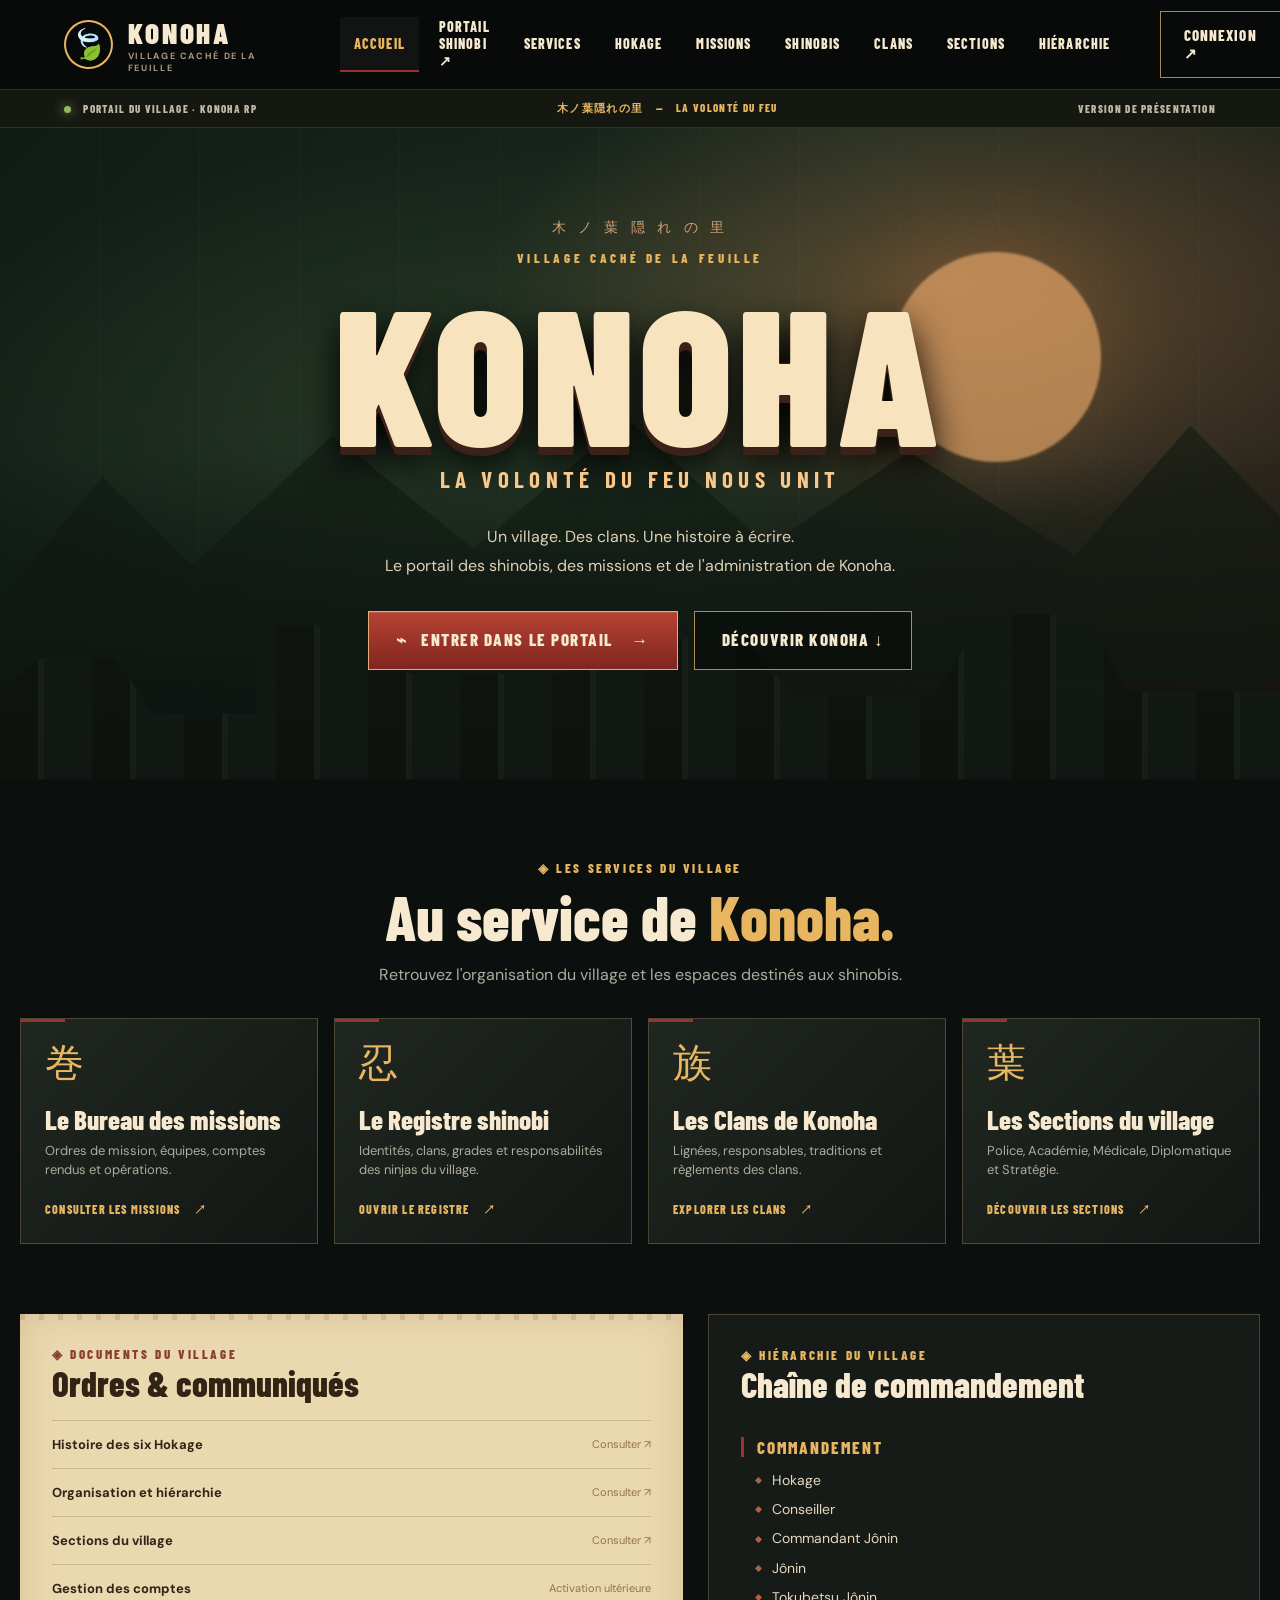
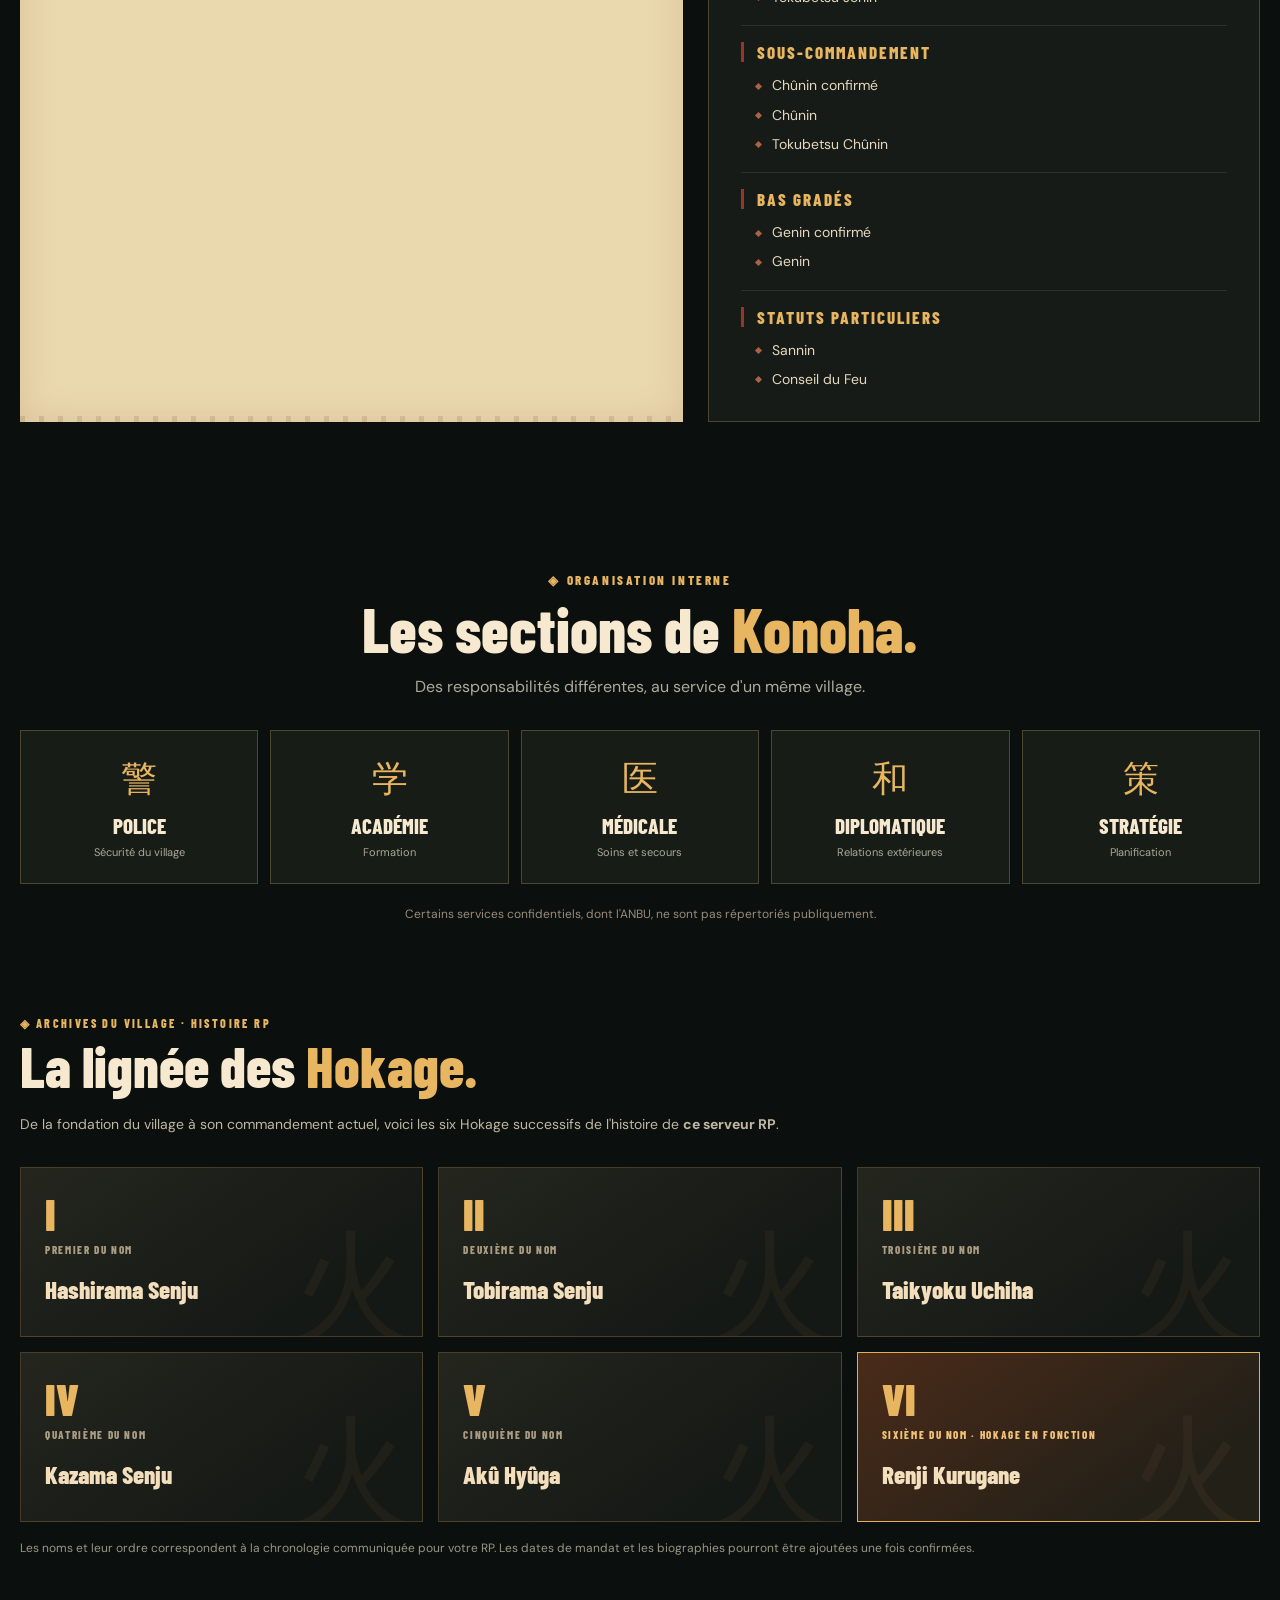
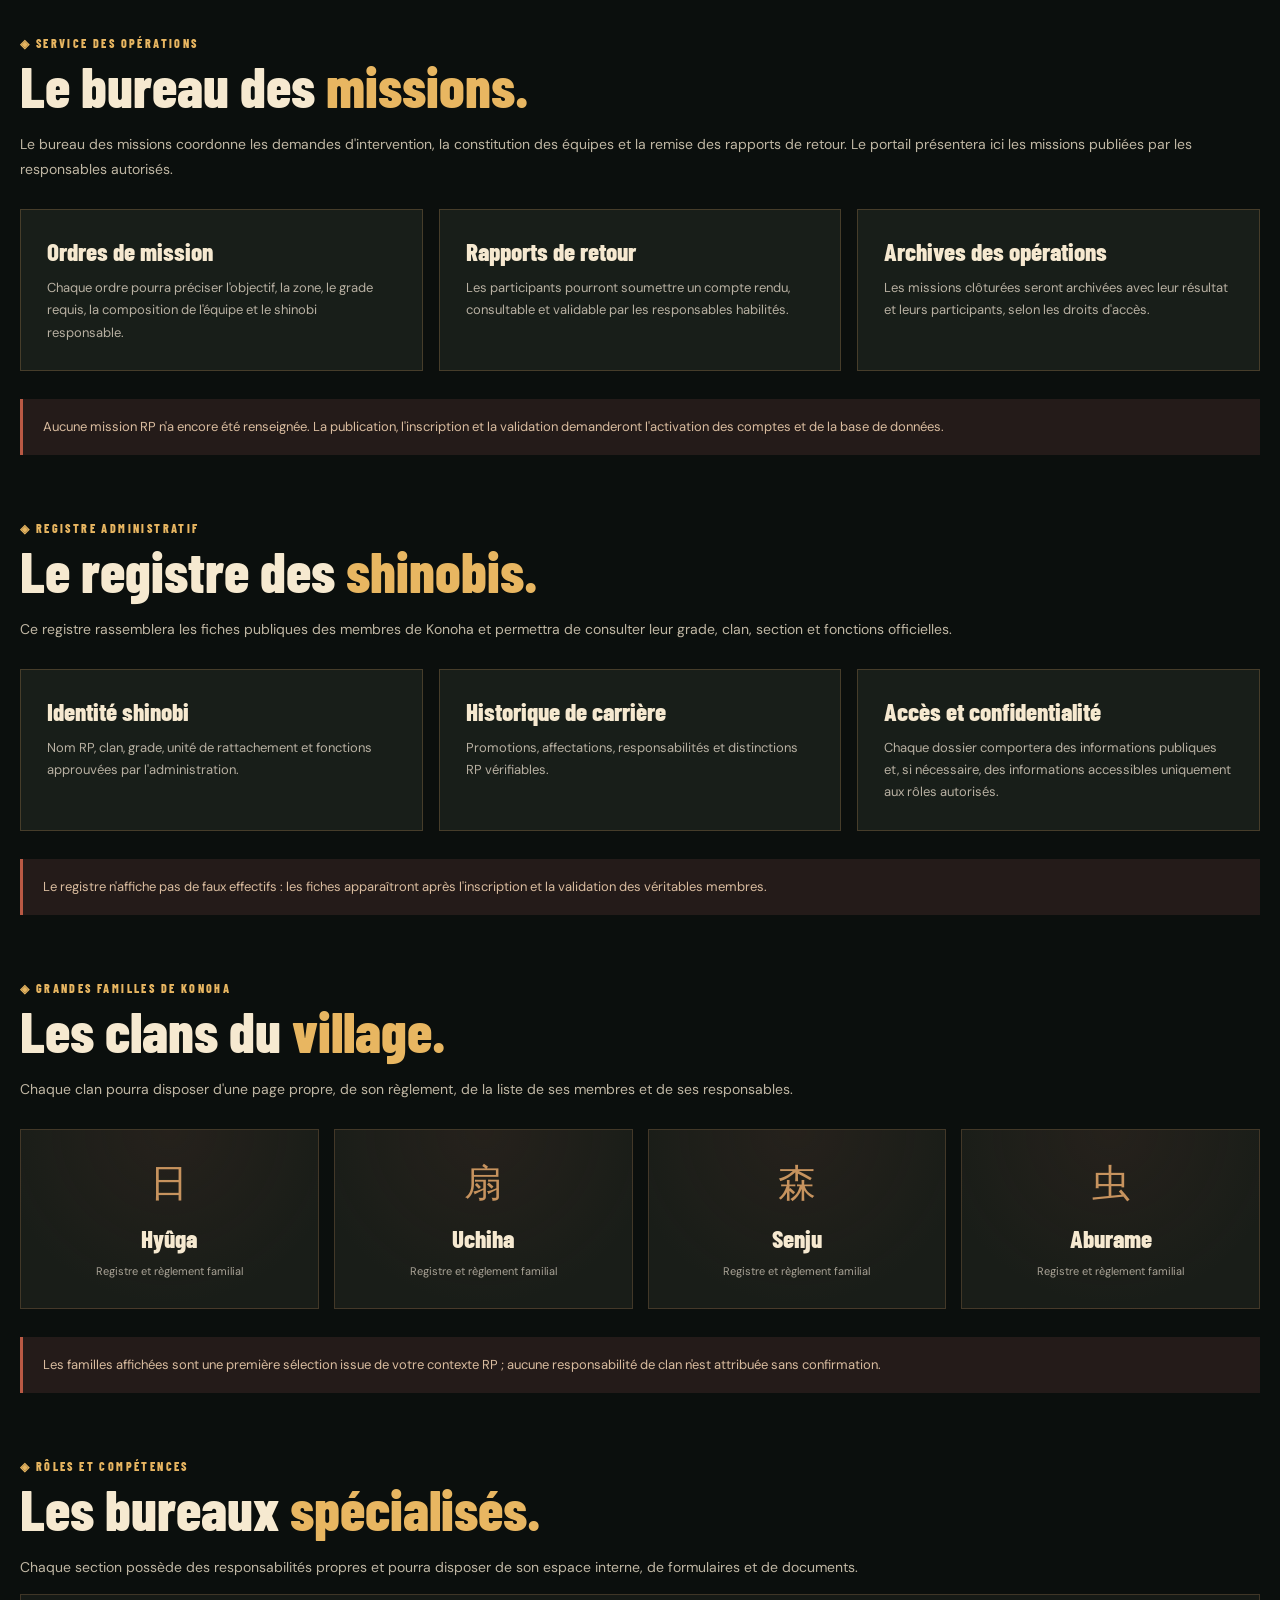
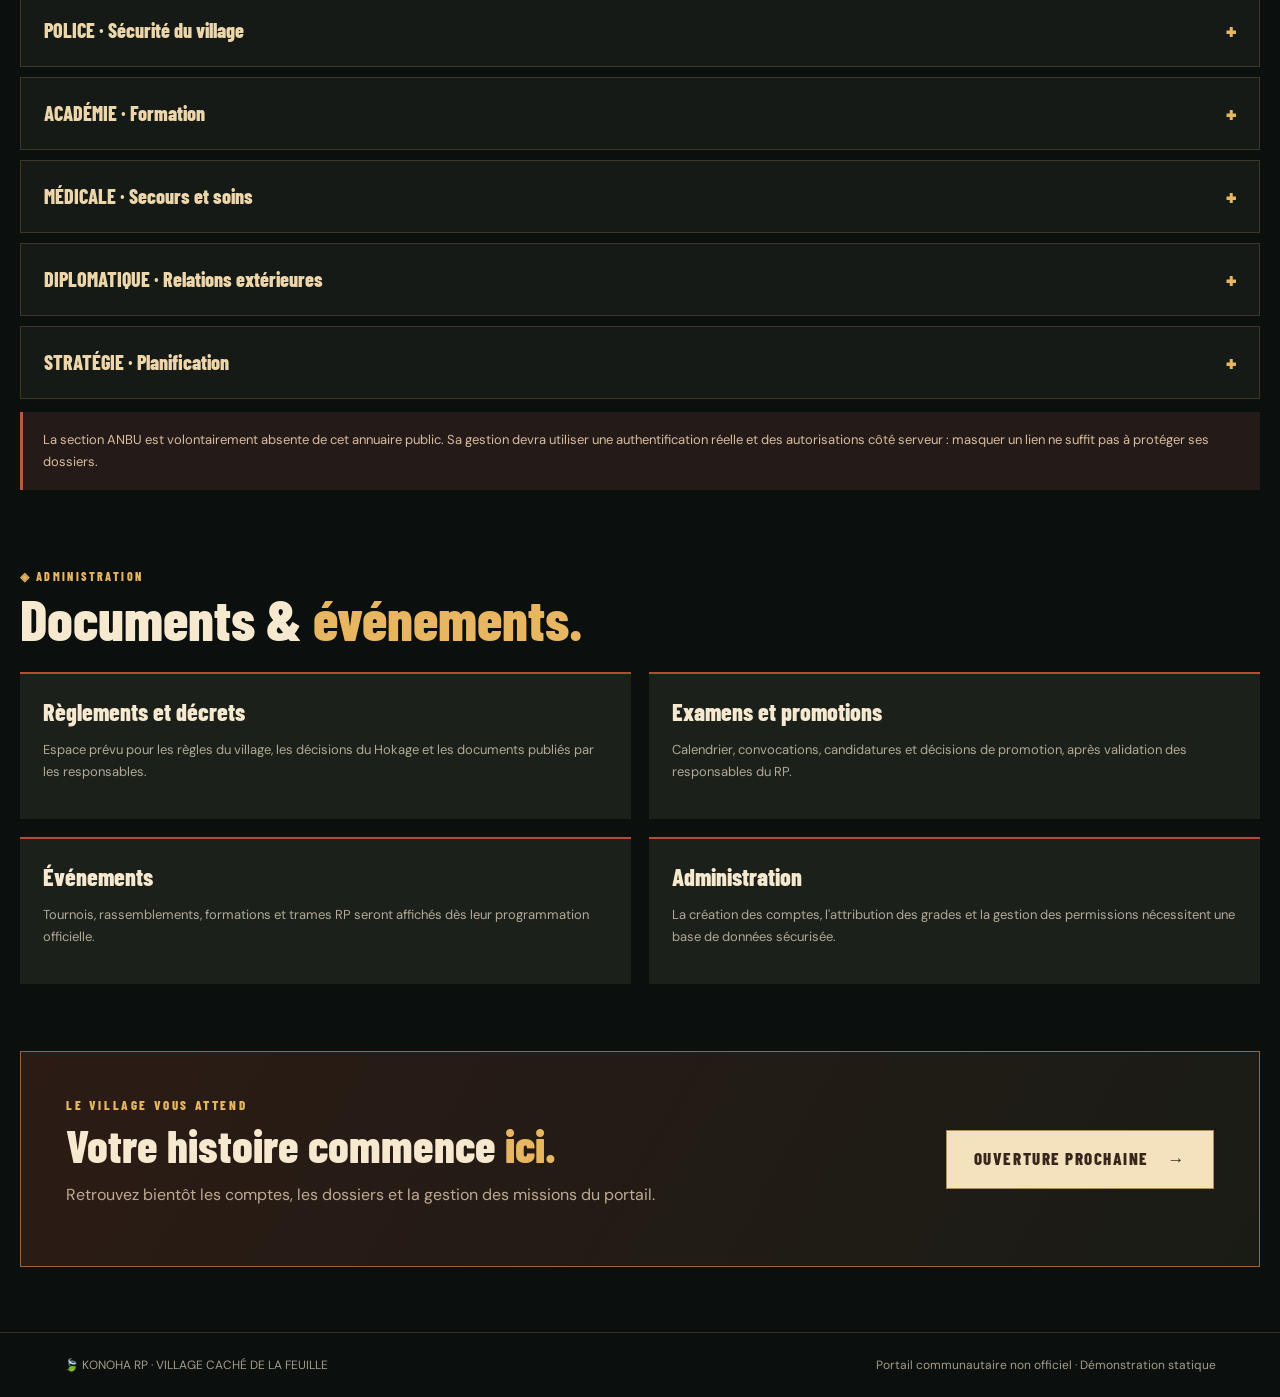
<file: index.html>
<!doctype html>
<html lang="fr"><head><meta charset="UTF-8"><meta name="viewport" content="width=device-width,initial-scale=1"><meta name="theme-color" content="#101311"><title>Konoha RP — Village caché de la Feuille</title><style>
@import url('https://fonts.googleapis.com/css2?family=Barlow+Condensed:wght@500;600;700;800;900&family=DM+Sans:wght@400;500;600;700&display=swap');
:root{--gold:#e8b661;--red:#9b3428;--cream:#f6e9d0;--line:#b89a6c55;--ink:#101412;--green:#17251d}
*{box-sizing:border-box}html{scroll-behavior:smooth}body{margin:0;background:#0b0f0d;color:var(--cream);font-family:'DM Sans',sans-serif}button,a{font:inherit}a{color:inherit;text-decoration:none}button{cursor:pointer}::selection{background:#9e382d;color:#fff}
.header{position:sticky;top:0;z-index:20;background:#090b0bf2;border-bottom:1px solid #aa835a47;backdrop-filter:blur(15px);min-height:76px;display:flex;align-items:center;padding:0 clamp(20px,5vw,86px);gap:36px}.brand{display:flex;align-items:center;gap:15px;min-width:240px}.seal{height:49px;width:49px;border:2px solid var(--gold);border-radius:50%;display:grid;place-items:center;color:var(--gold);font-size:30px;transform:rotate(-15deg)}.brand strong{font:900 29px 'Barlow Condensed';letter-spacing:.1em}.brand small{display:block;font:700 9px 'DM Sans';letter-spacing:.18em;color:#aa987a}.nav{margin-left:auto;display:flex;align-items:center;gap:6px}.nav a{font:800 14px 'Barlow Condensed';letter-spacing:.08em;text-transform:uppercase;padding:18px 14px;border-bottom:2px solid transparent;transition:color .2s,border-color .2s,background .2s}.nav a:hover,.nav a.current{color:var(--gold);border-color:var(--red);background:#ffffff0a}.login{border:1px solid #a9865e;padding:14px 23px;font:800 15px 'Barlow Condensed';text-transform:uppercase;letter-spacing:.07em;transition:.2s}.login:hover{background:#b23829;color:white;transform:translateY(-2px)}.menu{display:none;border:1px solid var(--line);background:none;color:var(--cream);font-size:23px;padding:6px 12px}
.ribbon{height:38px;border-bottom:1px solid #ae82533b;background:#151811;display:flex;align-items:center;justify-content:space-between;padding:0 clamp(20px,5vw,86px);font:800 11px 'Barlow Condensed';letter-spacing:.12em;color:#c2b9a5}.ribbon span:nth-child(2){color:var(--gold)}.pulse{display:inline-block;width:7px;height:7px;border-radius:50%;background:#93b75a;box-shadow:0 0 12px #93b75a;margin-right:9px}
.hero{position:relative;min-height:640px;overflow:hidden;display:grid;place-items:center;text-align:center;background:radial-gradient(ellipse at 75% 24%,#d58a5061,transparent 35%),radial-gradient(ellipse at 35% 40%,#4a5e3950,transparent 45%),linear-gradient(125deg,#111d16,#1b2c21 52%,#32241b)}
.hero:before{content:"";position:absolute;inset:0;background:linear-gradient(0deg,#0b0f0d 1%,transparent 50%,#0b0f0d20),repeating-linear-gradient(90deg,transparent 0 98px,#ffffff04 99px 100px);pointer-events:none}
.sun{position:absolute;right:14%;top:19%;width:210px;height:210px;background:#f1ab6b;border-radius:50%;filter:blur(1px);box-shadow:0 0 110px #d67a4055;opacity:.65}.mountains{position:absolute;bottom:100px;width:100%;height:50%;background:#101912d9;clip-path:polygon(0 75%,8% 38%,15% 65%,26% 25%,37% 60%,49% 20%,60% 59%,71% 30%,84% 62%,93% 22%,100% 50%,100% 100%,0 100%);opacity:.65}.village{position:absolute;inset:auto 0 0;height:220px;background:repeating-linear-gradient(90deg,#0e130e 0 38px,#182017 38px 44px,#121914 44px 92px);clip-path:polygon(0 60%,3% 45%,9% 45%,12% 70%,20% 70%,20% 30%,28% 30%,32% 52%,44% 52%,48% 36%,58% 36%,62% 62%,73% 62%,77% 25%,85% 25%,88% 60%,100% 60%,100% 100%,0 100%);opacity:.85}.hero-inner{position:relative;z-index:2;padding:90px 20px 110px;max-width:990px}.japan{font-size:14px;color:#cf9e76;letter-spacing:.3em;margin-bottom:10px}.eyebrow{font:800 13px 'Barlow Condensed';letter-spacing:.28em;color:var(--gold)}h1{font:900 clamp(90px,15vw,210px)/.88 'Barlow Condensed';letter-spacing:.03em;margin:18px 0 10px;color:#f7e3bd;text-shadow:0 8px 0 #3b2219,0 15px 36px #000}.hero-sub{font:700 clamp(14px,2.2vw,23px) 'Barlow Condensed';letter-spacing:.23em;color:#f8c88b}.hero p{line-height:1.8;color:#ddd1b6;max-width:540px;margin:30px auto}.hero-actions{display:flex;justify-content:center;gap:16px;flex-wrap:wrap}.btn{display:inline-flex;align-items:center;gap:24px;justify-content:center;padding:17px 27px;min-height:55px;font:800 17px 'Barlow Condensed';letter-spacing:.09em;text-transform:uppercase;border:1px solid #af8958;transition:transform .18s,background .18s,box-shadow .18s;cursor:pointer}.btn:hover{transform:translateY(-4px);box-shadow:0 10px 30px #0008}.btn-primary{background:linear-gradient(#b74234,#7f261f);border-color:#e6ad72;box-shadow:inset 0 1px #f1af8433}.btn-primary:hover{background:#c14e33}.btn-light{background:#f4e1bd;color:#38251b}.btn-light:hover{background:white}.btn-outline{background:#0005;color:var(--cream)}.btn-outline:hover{background:#ffffff1c}
.container{width:min(1280px,calc(100% - 40px));margin:auto}.section-head{text-align:center;padding:80px 0 30px}.label{font:800 13px 'Barlow Condensed';letter-spacing:.2em;color:var(--gold)}h2{font:800 clamp(36px,5vw,62px)/1 'Barlow Condensed';margin:9px 0 14px}h2 em{color:var(--gold);font-style:normal}.section-head p{color:#adab9d;max-width:600px;margin:auto;line-height:1.7}.service-grid{display:grid;grid-template-columns:repeat(4,1fr);gap:16px}.service{min-height:226px;display:flex;flex-direction:column;position:relative;padding:24px;background:linear-gradient(135deg,#202620,#121713);border:1px solid var(--line);overflow:hidden;transition:transform .2s,border-color .2s,background .2s}.service:before{content:"";position:absolute;top:0;left:0;width:44px;height:3px;background:var(--red)}.service:hover{transform:translateY(-7px);border-color:#e9b46e;background:#263025}.service .icon{font-size:39px;color:var(--gold);line-height:1}.service h3{font:800 27px 'Barlow Condensed';margin:21px 0 6px}.service p{font-size:13px;line-height:1.5;color:#adab9d;margin:0}.service .open{font:800 12px 'Barlow Condensed';letter-spacing:.1em;color:var(--gold);margin-top:auto;padding-top:15px}
.two{display:grid;grid-template-columns:1.2fr 1fr;gap:25px;margin:70px auto}.paper{color:#322315;background:#ead8af;padding:32px;box-shadow:inset 0 0 35px #9a663d35;position:relative}.paper:before,.paper:after{content:"";position:absolute;left:0;right:0;height:6px;background:repeating-linear-gradient(90deg,#9c7956 0 5px,transparent 5px 19px);opacity:.25}.paper:before{top:0}.paper:after{bottom:0}.paper h3,.dark-panel h3{font:800 35px 'Barlow Condensed';margin:0 0 16px}.notice{border-top:1px solid #674d363c;padding:15px 0;display:flex;gap:12px;align-items:center}.notice b{font-size:13px}.notice small{margin-left:auto;font-size:11px;color:#927150}.dark-panel{background:#161b17;border:1px solid var(--line);padding:32px}.rank-group{padding:16px 0 18px;border-bottom:1px solid #ffffff19}.rank-group:last-child{border-bottom:0;padding-bottom:0}.rank-group h4{font:800 17px 'Barlow Condensed';letter-spacing:.12em;color:var(--gold);text-transform:uppercase;margin:0 0 13px;padding-left:13px;border-left:3px solid var(--red)}.rank-group ul{list-style:none;margin:0;padding:0 0 0 15px;display:grid;gap:9px}.rank-group li{position:relative;padding-left:16px;color:#e6d7be;font-size:14px;line-height:1.45}.rank-group li:before{content:"";position:absolute;left:0;top:.6em;width:5px;height:5px;background:#ad6145;transform:rotate(45deg)}
.departments{display:grid;grid-template-columns:repeat(5,1fr);gap:12px;margin-bottom:80px}.dept{padding:24px 15px;border:1px solid var(--line);text-align:center;background:#171c17;transition:.2s}.dept:hover{border-color:var(--gold);transform:translateY(-5px);background:#25251b}.dept .kanji{display:block;color:var(--gold);font-size:36px;margin-bottom:9px}.dept b{font:800 21px 'Barlow Condensed'}.dept small{display:block;color:#aaa997;margin-top:6px;font-size:11px}.anbu-note{color:#998c7c;text-align:center;font-size:12px;margin:-58px 0 70px}
.callout{margin:0 auto 65px;padding:45px;border:1px solid #94673f;background:linear-gradient(120deg,#2c1b15,#191c15);display:flex;align-items:center;justify-content:space-between;gap:30px}.callout h2{font-size:46px}.callout p{color:#beaa94}footer{border-top:1px solid #a8845847;padding:24px 5vw;display:flex;justify-content:space-between;gap:20px;font-size:12px;color:#a49c8b}
.toast{position:fixed;bottom:25px;right:25px;z-index:50;background:#f0d7af;color:#28211c;padding:15px 22px;border-left:5px solid var(--red);box-shadow:0 10px 40px #000a;display:none;max-width:350px;font-size:14px}.toast.show{display:block}
@media(max-width:1100px){.nav{gap:0}.nav a{padding:15px 7px}.brand{min-width:175px}.service-grid{grid-template-columns:repeat(2,1fr)}.departments{grid-template-columns:repeat(3,1fr)}}
@media(max-width:760px){.header{padding:12px 20px;flex-wrap:wrap}.brand{min-width:unset}.menu{display:block;margin-left:auto}.nav{display:none;order:3;width:100%;flex-direction:column;align-items:stretch}.nav.open{display:flex}.nav a{padding:13px}.login{padding:11px}.ribbon span:nth-child(2){display:none}.hero{min-height:610px}.sun{right:4%;width:160px;height:160px}.two{grid-template-columns:1fr}.departments{grid-template-columns:repeat(2,1fr)}.callout{flex-direction:column;align-items:start}.callout h2{font-size:37px}footer{flex-direction:column}.hero p{font-size:14px}}

/* Pages publiques du village */
.content-section{padding:24px 0 42px;scroll-margin-top:100px}
.section-inner{display:grid;grid-template-columns:1fr 1fr;gap:24px}
.section-title{font:800 clamp(36px,5vw,57px)/1 'Barlow Condensed';margin:6px 0 18px}
.section-text{color:#c0b7a4;line-height:1.75;font-size:14px}
.archive-tag{font:800 12px 'Barlow Condensed';letter-spacing:.2em;color:var(--gold)}
.hokage-grid{display:grid;grid-template-columns:repeat(3,minmax(0,1fr));gap:15px;margin:30px 0 16px}
.hokage-card{background:linear-gradient(145deg,#24261e,#151915 75%);border:1px solid #ba88544a;min-height:170px;padding:24px;position:relative;overflow:hidden;transition:transform .18s,border-color .18s}
.hokage-card:hover{transform:translateY(-4px);border-color:#dda561}
.hokage-card:after{content:"火";position:absolute;right:10px;bottom:-35px;font-size:120px;color:#c8975810;pointer-events:none}
.hokage-card .roman{display:block;font:900 44px 'Barlow Condensed';color:var(--gold);line-height:1}
.hokage-card .era{display:block;font:800 11px 'Barlow Condensed';letter-spacing:.15em;color:#ab9d84;margin:7px 0 18px}
.hokage-card h3{font:800 25px 'Barlow Condensed';margin:0;color:#f4dfbd}
.hokage-card.current{border:1px solid #e5ac59;background:linear-gradient(145deg,#4a2b19,#232018 78%)}
.hokage-card.current .era{color:#f1c278}
.timeline-note{font-size:12px;color:#999685;line-height:1.7}
.content-cards{display:grid;grid-template-columns:repeat(3,minmax(0,1fr));gap:16px;margin:28px 0}
.content-card{border:1px solid #af85554d;background:#181e19;padding:26px;min-height:155px}
.content-card h3{font:800 25px 'Barlow Condensed';margin:0 0 11px}
.content-card p{font-size:13px;line-height:1.7;color:#b8b0a2;margin:0}
.content-card strong{color:#edc385}
.clan-grid{display:grid;grid-template-columns:repeat(4,1fr);gap:15px;margin:28px 0}
.clan{padding:28px 18px;text-align:center;min-height:170px;background:radial-gradient(circle at 50% 0%,#65352e2a,transparent 75%),#191d18;border:1px solid #a77b5149;transition:.2s}
.clan:hover{background-color:#28221c;transform:translateY(-5px);border-color:#e2ad69}
.clan span{font-size:38px;display:block;color:#c7935e}.clan strong{display:block;font:800 25px 'Barlow Condensed';margin:14px 0 6px}.clan small{font-size:11px;color:#a9a396}
.details-box{border:1px solid #a77b5149;background:#161a16;margin:10px 0}
.details-box summary{cursor:pointer;list-style:none;padding:21px 23px;display:flex;align-items:center;justify-content:space-between;gap:15px;font:800 20px 'Barlow Condensed';color:#edd6aa}
.details-box summary::after{content:"+";font-size:24px;color:var(--gold)}.details-box[open] summary::after{content:"−"}
.details-box summary::-webkit-details-marker{display:none}
.details-box .details-body{padding:0 23px 22px;font-size:13px;line-height:1.8;color:#bfb4a0}
.docs-list{display:grid;grid-template-columns:1fr 1fr;gap:18px;margin:25px 0}
.docs-list article{border-top:2px solid #b64b37;background:#1b201a;padding:23px}
.docs-list h3{margin:0 0 10px;font:800 24px 'Barlow Condensed'}
.docs-list p{font-size:13px;line-height:1.7;color:#b3a996}
.division-note{border-left:3px solid #b95944;background:#241b19;padding:17px 20px;font-size:13px;line-height:1.7;color:#d9bc9f}
@media(max-width:850px){.hokage-grid,.content-cards{grid-template-columns:repeat(2,1fr)}.clan-grid{grid-template-columns:repeat(2,1fr)}.section-inner{grid-template-columns:1fr}}
@media(max-width:540px){.hokage-grid,.content-cards,.docs-list{grid-template-columns:1fr}.clan-grid{grid-template-columns:repeat(2,1fr)}}
</style></head><body>
<header class="header"><a class="brand" href="#accueil"><span class="seal">🍃</span><span><strong>KONOHA</strong><small>VILLAGE CACHÉ DE LA FEUILLE</small></span></a><button class="menu" id="toggle" aria-label="Ouvrir le menu" aria-expanded="false">☰</button><nav id="nav" class="nav"><a class="current" href="#accueil">Accueil</a><a href="./portal.html">Portail shinobi ↗</a><a href="#services">Services</a><a href="#hokage">Hokage</a><a href="#missions">Missions</a><a href="#shinobis">Shinobis</a><a href="#clans">Clans</a><a href="#sections">Sections</a><a href="#hierarchie">Hiérarchie</a></nav><a class="login" href="#connexion" id="login">Connexion ↗</a></header>
<div class="ribbon"><span><i class="pulse"></i> PORTAIL DU VILLAGE · KONOHA RP</span><span>木ノ葉隠れの里　—　LA VOLONTÉ DU FEU</span><span>VERSION DE PRÉSENTATION</span></div>
<main><section id="accueil" class="hero"><div class="sun"></div><div class="mountains"></div><div class="village"></div><div class="hero-inner"><div class="japan">木 ノ 葉 隠 れ の 里</div><span class="eyebrow">VILLAGE CACHÉ DE LA FEUILLE</span><h1>KONOHA</h1><div class="hero-sub">LA VOLONTÉ DU FEU NOUS UNIT</div><p>Un village. Des clans. Une histoire à écrire.<br>Le portail des shinobis, des missions et de l'administration de Konoha.</p><div class="hero-actions"><a href="./portal.html" class="btn btn-primary">⌁ &nbsp; ENTRER DANS LE PORTAIL　→</a><a href="#hierarchie" class="btn btn-outline">DÉCOUVRIR KONOHA ↓</a></div></div></section>
<section id="services" class="container"><div class="section-head"><div class="label">◈ LES SERVICES DU VILLAGE</div><h2>Au service de <em>Konoha.</em></h2><p>Retrouvez l'organisation du village et les espaces destinés aux shinobis.</p></div><div class="service-grid">
<a href="./portal.html#missions" class="service"><span class="icon">巻</span><h3>Le Bureau des missions</h3><p>Ordres de mission, équipes, comptes rendus et opérations.</p><span class="open">CONSULTER LES MISSIONS　↗</span></a>
<a href="./portal.html#shinobis" class="service"><span class="icon">忍</span><h3>Le Registre shinobi</h3><p>Identités, clans, grades et responsabilités des ninjas du village.</p><span class="open">OUVRIR LE REGISTRE　↗</span></a>
<a href="./portal.html#clans" class="service"><span class="icon">族</span><h3>Les Clans de Konoha</h3><p>Lignées, responsables, traditions et règlements des clans.</p><span class="open">EXPLORER LES CLANS　↗</span></a>
<a href="./portal.html#sections" class="service"><span class="icon">葉</span><h3>Les Sections du village</h3><p>Police, Académie, Médicale, Diplomatique et Stratégie.</p><span class="open">DÉCOUVRIR LES SECTIONS　↗</span></a></div>
<div class="two"><div class="paper"><div class="label" style="color:#8a3e2f">◈ DOCUMENTS DU VILLAGE</div><h3>Ordres & communiqués</h3><div class="notice"><b>Histoire des six Hokage</b><small><a href="#hokage">Consulter ↗</a></small></div><div class="notice"><b>Organisation et hiérarchie</b><small><a href="#hierarchie">Consulter ↗</a></small></div><div class="notice"><b>Sections du village</b><small><a href="#sections">Consulter ↗</a></small></div><div class="notice"><b>Gestion des comptes</b><small>Activation ultérieure</small></div></div>
<div id="hierarchie" class="dark-panel"><div class="label">◈ HIÉRARCHIE DU VILLAGE</div><h3>Chaîne de commandement</h3><div class="rank-group"><h4>Commandement</h4><ul><li>Hokage</li><li>Conseiller</li><li>Commandant Jônin</li><li>Jônin</li><li>Tokubetsu Jônin</li></ul></div><div class="rank-group"><h4>Sous-commandement</h4><ul><li>Chûnin confirmé</li><li>Chûnin</li><li>Tokubetsu Chûnin</li></ul></div><div class="rank-group"><h4>Bas gradés</h4><ul><li>Genin confirmé</li><li>Genin</li></ul></div><div class="rank-group"><h4>Statuts particuliers</h4><ul><li>Sannin</li><li>Conseil du Feu</li></ul></div></div></div>
</section>
<section class="container" id="sections"><div class="section-head"><div class="label">◈ ORGANISATION INTERNE</div><h2>Les sections de <em>Konoha.</em></h2><p>Des responsabilités différentes, au service d'un même village.</p></div><div class="departments"><a class="dept" href="#police"><span class="kanji">警</span><b>POLICE</b><small>Sécurité du village</small></a><a class="dept" href="#academie"><span class="kanji">学</span><b>ACADÉMIE</b><small>Formation</small></a><a class="dept" href="#medicale"><span class="kanji">医</span><b>MÉDICALE</b><small>Soins et secours</small></a><a class="dept" href="#diplomatique"><span class="kanji">和</span><b>DIPLOMATIQUE</b><small>Relations extérieures</small></a><a class="dept" href="#strategie"><span class="kanji">策</span><b>STRATÉGIE</b><small>Planification</small></a></div><p class="anbu-note">Certains services confidentiels, dont l'ANBU, ne sont pas répertoriés publiquement.</p></section>

<section class="container content-section" id="hokage">
<div class="archive-tag">◈ ARCHIVES DU VILLAGE · HISTOIRE RP</div>
<h2 class="section-title">La lignée des <em>Hokage.</em></h2>
<p class="section-text">De la fondation du village à son commandement actuel, voici les six Hokage successifs de l'histoire de <strong>ce serveur RP</strong>.</p>
<div class="hokage-grid">
<article class="hokage-card"><span class="roman">I</span><span class="era">PREMIER DU NOM</span><h3>Hashirama Senju</h3></article>
<article class="hokage-card"><span class="roman">II</span><span class="era">DEUXIÈME DU NOM</span><h3>Tobirama Senju</h3></article>
<article class="hokage-card"><span class="roman">III</span><span class="era">TROISIÈME DU NOM</span><h3>Taikyoku Uchiha</h3></article>
<article class="hokage-card"><span class="roman">IV</span><span class="era">QUATRIÈME DU NOM</span><h3>Kazama Senju</h3></article>
<article class="hokage-card"><span class="roman">V</span><span class="era">CINQUIÈME DU NOM</span><h3>Akû Hyûga</h3></article>
<article class="hokage-card current"><span class="roman">VI</span><span class="era">SIXIÈME DU NOM · HOKAGE EN FONCTION</span><h3>Renji Kurugane</h3></article>
</div><p class="timeline-note">Les noms et leur ordre correspondent à la chronologie communiquée pour votre RP. Les dates de mandat et les biographies pourront être ajoutées une fois confirmées.</p>
</section>
<section class="container content-section" id="missions"><div class="archive-tag">◈ SERVICE DES OPÉRATIONS</div><h2 class="section-title">Le bureau des <em>missions.</em></h2><p class="section-text">Le bureau des missions coordonne les demandes d'intervention, la constitution des équipes et la remise des rapports de retour. Le portail présentera ici les missions publiées par les responsables autorisés.</p>
<div class="content-cards"><article class="content-card"><h3>Ordres de mission</h3><p>Chaque ordre pourra préciser l'objectif, la zone, le grade requis, la composition de l'équipe et le shinobi responsable.</p></article><article class="content-card"><h3>Rapports de retour</h3><p>Les participants pourront soumettre un compte rendu, consultable et validable par les responsables habilités.</p></article><article class="content-card"><h3>Archives des opérations</h3><p>Les missions clôturées seront archivées avec leur résultat et leurs participants, selon les droits d'accès.</p></article></div><div class="division-note">Aucune mission RP n'a encore été renseignée. La publication, l'inscription et la validation demanderont l'activation des comptes et de la base de données.</div></section>
<section class="container content-section" id="shinobis"><div class="archive-tag">◈ REGISTRE ADMINISTRATIF</div><h2 class="section-title">Le registre des <em>shinobis.</em></h2><p class="section-text">Ce registre rassemblera les fiches publiques des membres de Konoha et permettra de consulter leur grade, clan, section et fonctions officielles.</p>
<div class="content-cards"><article class="content-card"><h3>Identité shinobi</h3><p>Nom RP, clan, grade, unité de rattachement et fonctions approuvées par l'administration.</p></article><article class="content-card"><h3>Historique de carrière</h3><p>Promotions, affectations, responsabilités et distinctions RP vérifiables.</p></article><article class="content-card"><h3>Accès et confidentialité</h3><p>Chaque dossier comportera des informations publiques et, si nécessaire, des informations accessibles uniquement aux rôles autorisés.</p></article></div><div class="division-note">Le registre n'affiche pas de faux effectifs : les fiches apparaîtront après l'inscription et la validation des véritables membres.</div></section>
<section class="container content-section" id="clans"><div class="archive-tag">◈ GRANDES FAMILLES DE KONOHA</div><h2 class="section-title">Les clans du <em>village.</em></h2><p class="section-text">Chaque clan pourra disposer d'une page propre, de son règlement, de la liste de ses membres et de ses responsables.</p>
<div class="clan-grid"><article class="clan"><span>日</span><strong>Hyûga</strong><small>Registre et règlement familial</small></article><article class="clan"><span>扇</span><strong>Uchiha</strong><small>Registre et règlement familial</small></article><article class="clan"><span>森</span><strong>Senju</strong><small>Registre et règlement familial</small></article><article class="clan"><span>虫</span><strong>Aburame</strong><small>Registre et règlement familial</small></article></div><div class="division-note">Les familles affichées sont une première sélection issue de votre contexte RP ; aucune responsabilité de clan n'est attribuée sans confirmation.</div></section>
<section class="container content-section" id="bureaux"><div class="archive-tag">◈ RÔLES ET COMPÉTENCES</div><h2 class="section-title">Les bureaux <em>spécialisés.</em></h2><p class="section-text">Chaque section possède des responsabilités propres et pourra disposer de son espace interne, de formulaires et de documents.</p>
<div id="police" class="details-box"><details><summary>POLICE · Sécurité du village</summary><div class="details-body">Patrouilles, maintien de l'ordre, signalements et comptes rendus des incidents RP. Les rapports sensibles seront réservés aux membres autorisés.</div></details></div>
<div id="academie" class="details-box"><details><summary>ACADÉMIE · Formation</summary><div class="details-body">Encadrement des aspirants shinobis, inscriptions aux entraînements, convocations aux examens et suivi des promotions.</div></details></div>
<div id="medicale" class="details-box"><details><summary>MÉDICALE · Secours et soins</summary><div class="details-body">Organisation des interventions, rapports médicaux RP, disponibilité du personnel et suivi des situations de soin autorisées.</div></details></div>
<div id="diplomatique" class="details-box"><details><summary>DIPLOMATIQUE · Relations extérieures</summary><div class="details-body">Préparation des rencontres, relations avec les autres villages, comptes rendus diplomatiques et suivi des accords RP.</div></details></div>
<div id="strategie" class="details-box"><details><summary>STRATÉGIE · Planification</summary><div class="details-body">Préparation des opérations, analyse des objectifs, organisation des équipes et comptes rendus stratégiques.</div></details></div>
<p class="division-note">La section ANBU est volontairement absente de cet annuaire public. Sa gestion devra utiliser une authentification réelle et des autorisations côté serveur : masquer un lien ne suffit pas à protéger ses dossiers.</p></section>
<section class="container content-section" id="archives"><div class="archive-tag">◈ ADMINISTRATION</div><h2 class="section-title">Documents & <em>événements.</em></h2><div class="docs-list">
<article><h3>Règlements et décrets</h3><p>Espace prévu pour les règles du village, les décisions du Hokage et les documents publiés par les responsables.</p></article>
<article><h3>Examens et promotions</h3><p>Calendrier, convocations, candidatures et décisions de promotion, après validation des responsables du RP.</p></article>
<article><h3>Événements</h3><p>Tournois, rassemblements, formations et trames RP seront affichés dès leur programmation officielle.</p></article>
<article><h3>Administration</h3><p>La création des comptes, l'attribution des grades et la gestion des permissions nécessitent une base de données sécurisée.</p></article>
</div></section>
<section class="container" id="participer"><div class="callout"><div><div class="label">LE VILLAGE VOUS ATTEND</div><h2>Votre histoire commence <em>ici.</em></h2><p>Retrouvez bientôt les comptes, les dossiers et la gestion des missions du portail.</p></div><button class="btn btn-light" id="coming">OUVERTURE PROCHAINE　→</button></div></section></main>
<footer><span>🍃 KONOHA RP · VILLAGE CACHÉ DE LA FEUILLE</span><span>Portail communautaire non officiel · Démonstration statique</span></footer><div class="toast" id="toast" role="status"></div>
<script>const n=document.getElementById('nav');document.getElementById('toggle').onclick=()=>{const v=n.classList.toggle('open');document.getElementById('toggle').setAttribute('aria-expanded',v)};n.querySelectorAll('a').forEach(a=>a.onclick=()=>n.classList.remove('open'));const toast=document.getElementById('toast');let timeout;function notify(msg){toast.textContent=msg;toast.classList.add('show');clearTimeout(timeout);timeout=setTimeout(()=>toast.classList.remove('show'),3900)}document.getElementById('login').onclick=e=>{e.preventDefault();notify('Les comptes sécurisés nécessitent encore la configuration de Supabase.')};document.getElementById('coming').onclick=()=>notify('Le portail administrateur est en préparation.');document.querySelectorAll('.dept').forEach(a=>a.addEventListener('click',()=>{const target=document.querySelector(a.getAttribute('href')+' details');if(target)target.open=true}));</script></body></html>
</file>
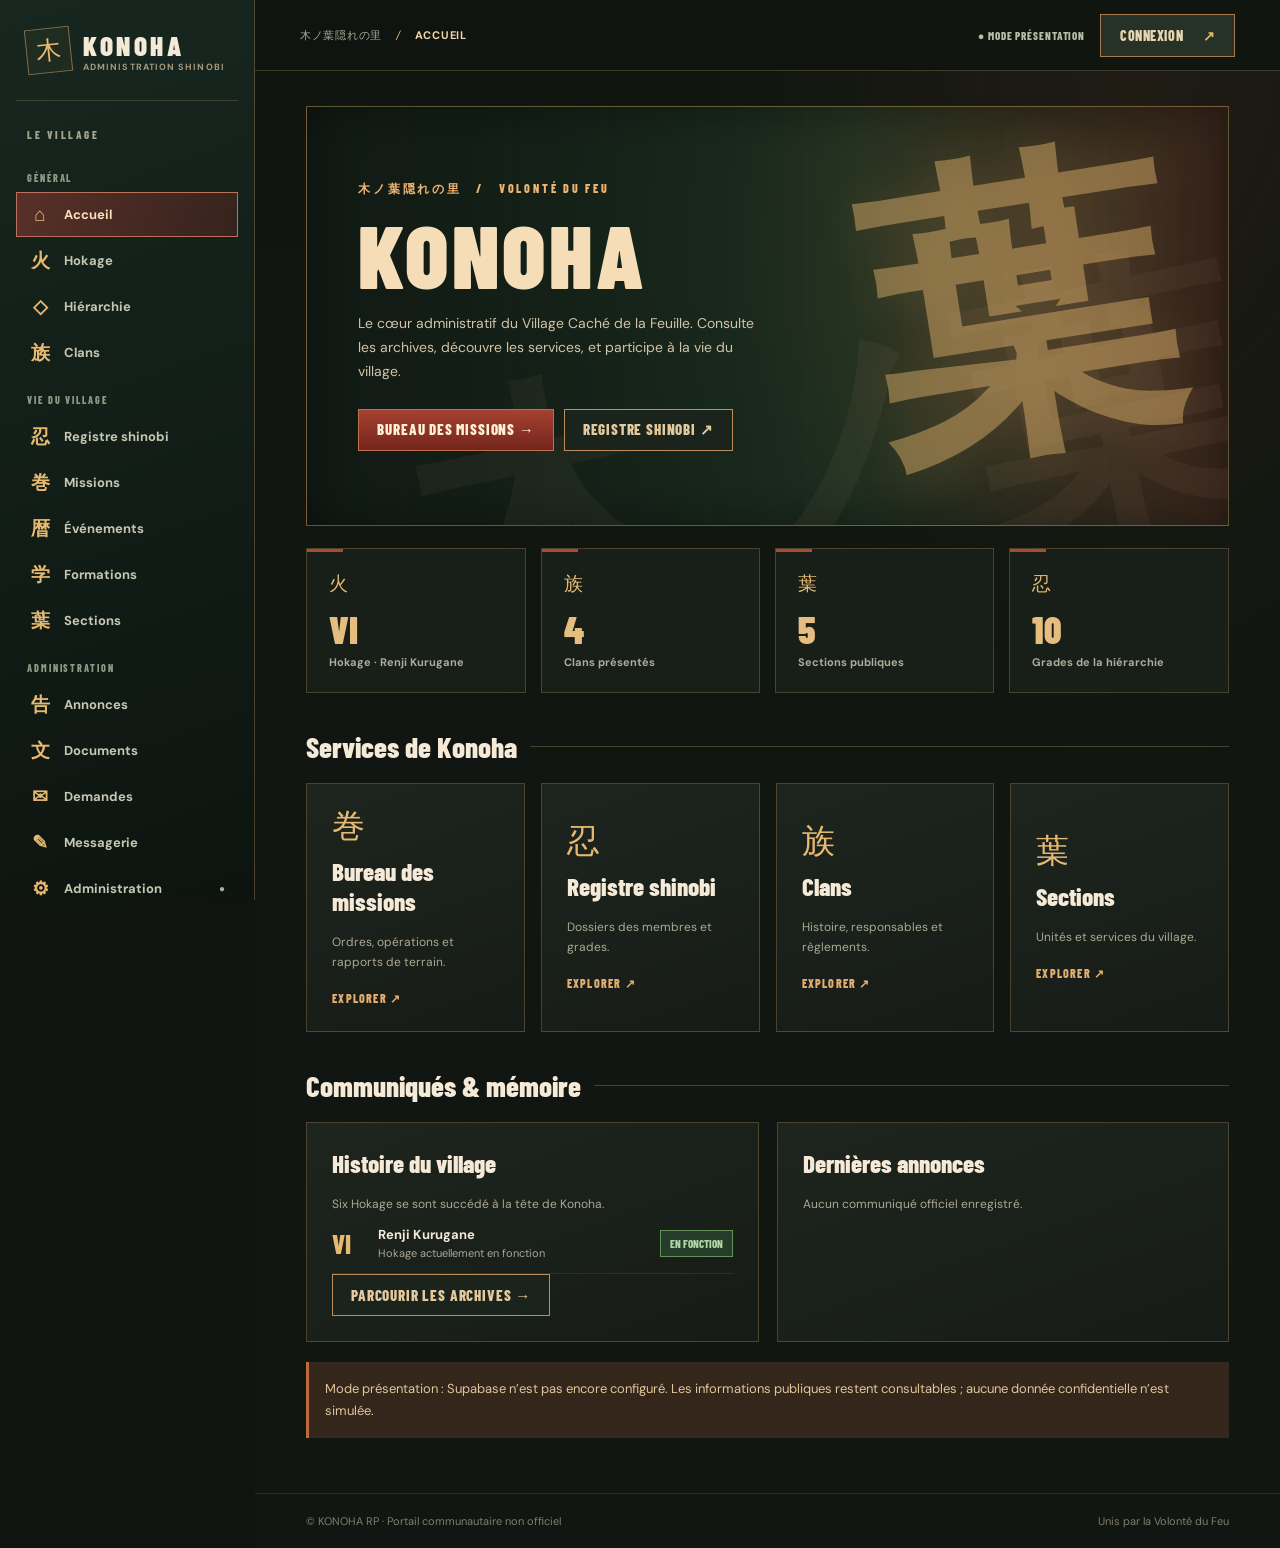
<file: portal.html>
<!doctype html>
<html lang="fr"><head><meta charset="utf-8"><meta name="viewport" content="width=device-width,initial-scale=1"><meta name="theme-color" content="#101512"><title>Portail Shinobi — Konoha RP</title><link rel="stylesheet" href="./portal.css"></head>
<body>
<div class="shell"><aside id="sidebar" class="sidebar">
<a class="logo" href="./index.html"><span class="logo-glyph">木</span><span><b>KONOHA</b><small>ADMINISTRATION SHINOBI</small></span></a>
<div class="side-label">LE VILLAGE</div><nav id="nav"></nav>
<div class="side-bottom"><div class="motto"><span>火</span><div><strong>La Volonté du Feu</strong><p>Au service de Konoha.</p></div></div><button class="side-account" id="account-button">◉ &nbsp; <span id="account-title">Connexion</span> <span>↗</span></button></div></aside>
<div class="right"><header class="topbar"><button id="menu-button" class="iconbtn mobile-only" aria-label="Ouvrir le menu">☰</button><div class="breadcrumb"><span>木ノ葉隠れの里</span><i> / </i><strong id="page-title">Bureau du village</strong></div><div class="top-actions"><span id="connection-state" class="connection-state">● APERÇU PUBLIC</span><button id="header-account" class="header-login">CONNEXION <span>→</span></button></div></header>
<main id="screen" tabindex="-1"></main><footer>© KONOHA RP · Portail communautaire non officiel <span>Unis par la Volonté du Feu</span></footer></div></div>
<div id="modal" class="modal-layer" hidden></div><div id="toast" class="toast" role="status" aria-live="polite"></div>
<script src="./config.js"></script><script type="module" src="./portal.js"></script></body></html>
</file>
<file: portal.css>
@import url('https://fonts.googleapis.com/css2?family=Barlow+Condensed:wght@500;600;700;800;900&family=DM+Sans:wght@400;500;600;700;800&display=swap');
:root{--ink:#101410;--sidebar:#111a16;--panel:#1b221c;--panel2:#232b23;--line:#c69f6550;--gold:#e6b971;--red:#aa4936;--paper:#e8d5b2;--muted:#b1ad9e;--white:#f5e9d7}
*{box-sizing:border-box}html{scroll-behavior:smooth}body{margin:0;background:#101410;color:var(--white);font:14px 'DM Sans',sans-serif}button,input,select,textarea{font:inherit}button{cursor:pointer}button:disabled{cursor:not-allowed;opacity:.5}a{text-decoration:none;color:inherit}input,select,textarea{max-width:100%}::selection{background:#b55634;color:#fff}
.shell{min-height:100vh;display:grid;grid-template-columns:255px minmax(0,1fr)}.sidebar{height:100vh;position:sticky;top:0;background:linear-gradient(160deg,#17271f,#0d1410);border-right:1px solid var(--line);padding:24px 16px;display:flex;flex-direction:column;z-index:40;overflow:auto}
.logo{display:flex;align-items:center;gap:12px;padding:4px 10px 27px;border-bottom:1px solid #c49b6040}.logo-glyph{width:45px;height:45px;border:1px solid #c69b6d96;display:grid;place-items:center;transform:rotate(-6deg);color:var(--gold);font-size:25px;background:#f0bb6f0a}.logo b{font:900 27px 'Barlow Condensed';letter-spacing:.13em}.logo small{display:block;color:#a69a7f;font:700 9px 'DM Sans';letter-spacing:.12em}
.side-label{margin:27px 11px 13px;color:#a3a68c;font:800 11px 'Barlow Condensed';letter-spacing:.23em}.side-group{font:800 10px 'Barlow Condensed';color:#8e9986;letter-spacing:.19em;padding:18px 11px 7px}.nav-link{display:flex;align-items:center;gap:13px;width:100%;text-align:left;padding:12px;border:1px solid transparent;background:transparent;color:#c6c7b3;transition:background .16s,border-color .16s,transform .16s;margin:1px 0;font:700 13px 'DM Sans'}.nav-link:hover{background:#ffffff0b;border-color:#b88b605c;transform:translateX(2px)}.nav-link.active{background:linear-gradient(110deg,#583029,#36231d);border-color:#bb715a;color:#ffdfb7}.nav-link .symbol{width:22px;text-align:center;color:var(--gold);font-size:19px;line-height:1}.nav-link .tiny{margin-left:auto;font-size:10px;color:#9eb39a}.side-bottom{margin-top:auto;padding-top:20px}.motto{padding:17px;display:flex;gap:12px;border:1px solid #d9af6b3e;background:#29392d81}.motto>span{font:800 28px 'Barlow Condensed';color:var(--gold)}.motto strong{font:800 15px 'Barlow Condensed'}.motto p{font-size:11px;line-height:1.6;color:#b2bba5;margin:4px 0 0}.side-account{margin-top:12px;border:1px solid #b589536b;background:#1e3026;color:var(--white);width:100%;display:flex;justify-content:space-between;padding:14px;transition:.2s}.side-account:hover{background:#35422c;border-color:var(--gold)}
.right{min-width:0;background:radial-gradient(ellipse at 86% 2%,#3f291d56,transparent 34%),linear-gradient(#101510,#111612);display:flex;flex-direction:column;min-height:100vh}.topbar{position:sticky;top:0;z-index:30;min-height:71px;padding:0 clamp(19px,3.5vw,53px);display:flex;align-items:center;gap:16px;justify-content:space-between;background:#101511eb;border-bottom:1px solid #d6b4783d;backdrop-filter:blur(14px)}.breadcrumb{font-size:11px;letter-spacing:.07em;text-transform:uppercase;color:#a3a995}.breadcrumb i{color:var(--gold);margin:0 10px}.breadcrumb strong{color:#f5d7aa}.top-actions{display:flex;gap:15px;align-items:center}.connection-state{font:800 11px 'Barlow Condensed';color:#b9bda5;letter-spacing:.08em}.header-login{border:1px solid #a47b51;padding:12px 19px;background:#263227;color:var(--paper);font:800 14px 'Barlow Condensed';letter-spacing:.04em;transition:.2s}.header-login:hover,.primary:hover{filter:brightness(1.18);transform:translateY(-2px)}.header-login span{color:var(--gold);margin-left:16px}.mobile-only{display:none}main{width:min(1500px,100%);margin:auto;flex:1;padding:35px clamp(20px,4vw,58px) 55px}footer{font-size:11px;color:#817e6d;padding:20px clamp(20px,4vw,58px);border-top:1px solid #ffffff19;display:flex;justify-content:space-between;gap:20px}
.page-kicker{font:800 12px 'Barlow Condensed';letter-spacing:.23em;color:var(--gold);margin-bottom:9px}.page-title{font:900 clamp(43px,5vw,72px)/1 'Barlow Condensed';letter-spacing:.015em;margin:0 0 13px}.page-desc{color:#c1b9a5;max-width:810px;line-height:1.8;font-size:14px;margin:0 0 27px}.heading-row{display:flex;align-items:end;justify-content:space-between;gap:20px;flex-wrap:wrap;margin-bottom:23px}.heading-row .page-desc{margin:0}.section-heading{display:flex;align-items:center;gap:13px;margin:36px 0 19px}.section-heading h2{font:800 29px 'Barlow Condensed';margin:0}.section-heading:after{content:'';height:1px;background:var(--line);flex:1}.muted{color:var(--muted)}.gold{color:var(--gold)}.small{font-size:12px}.empty{border:1px dashed #d7b67d73;background:#1e241d70;padding:35px;line-height:1.7;color:#bfb9aa}.empty strong{display:block;color:#edcf9c;font:800 22px 'Barlow Condensed';margin-bottom:5px}.pill{display:inline-flex;align-items:center;gap:7px;padding:6px 9px;border:1px solid #a383596a;font:800 11px 'Barlow Condensed';color:#edc892;background:#1a291e}.pill.red{color:#f2b5a9;border-color:#b45e52;background:#49221a}.pill.green{color:#afd7a6;border-color:#659258;background:#253c2a}.pill.gray{color:#c9c1b3}
.primary,.secondary,.quiet,.danger{display:inline-flex;gap:12px;align-items:center;justify-content:center;min-height:42px;padding:10px 18px;border:1px solid #bc8e5d;font:800 15px 'Barlow Condensed';letter-spacing:.055em;text-transform:uppercase;transition:transform .18s,filter .18s,background .18s}.primary{background:linear-gradient(#a54131,#74251c);color:#fff1d6;border-color:#c16d4f}.secondary{background:#e6c997;color:#30251d}.quiet{background:#1a241d;color:#e5c99e}.quiet:hover{background:#354331}.danger{background:#4d211e;color:#f7dbd2;border-color:#ad5044}.danger:hover{background:#732b26}
.hero{position:relative;overflow:hidden;display:grid;grid-template-columns:1.1fr .9fr;align-items:center;min-height:330px;border:1px solid #d4a86a6b;background:linear-gradient(90deg,#111a14 0%,#182a1db6 60%,#38251b),radial-gradient(circle at 88% 32%,#a8763d,#243322 46%,#101b15 75%);box-shadow:inset 0 0 45px #04070470}.hero:before{content:'木ノ葉';position:absolute;right:-23px;bottom:-130px;font:900 280px 'Barlow Condensed';color:#f0c18d0c;transform:rotate(-12deg)}.hero:after{content:'';position:absolute;inset:0;background:repeating-linear-gradient(90deg,transparent 0 98px,#ffffff03 99px 100px);pointer-events:none}.hero-copy{padding:40px clamp(25px,4vw,60px);position:relative;z-index:1}.hero .page-kicker{color:#f0b46f}.hero h1{font:900 clamp(58px,7vw,100px)/.95 'Barlow Condensed';margin:13px 0 16px;letter-spacing:.04em;color:#f5ddb8}.hero p{color:#d3c3a6;line-height:1.7;font-size:14px;max-width:450px}.hero-symbol{height:100%;display:grid;place-items:center;font:900 clamp(150px,25vw,310px) 'Barlow Condensed';color:#d9ad697a;text-shadow:0 5px 50px #dda26a2a;transform:rotate(-9deg)}.hero-btns{display:flex;gap:10px;flex-wrap:wrap;margin-top:25px}
.metrics{display:grid;grid-template-columns:repeat(4,minmax(0,1fr));gap:15px;margin:22px 0}.metric{background:#181e18;border:1px solid #b8915a50;padding:22px;position:relative;overflow:hidden}.metric:before{content:'';position:absolute;top:0;left:0;width:36px;height:3px;background:var(--red)}.metric .number{font:900 38px 'Barlow Condensed';color:#e4bd7f;display:block;margin-top:9px}.metric .caption{font-size:11px;color:#aead9c;font-weight:700}.metric .symbol{font-size:19px;color:var(--gold)}.grid-2{display:grid;grid-template-columns:1fr 1fr;gap:18px}.grid-3{display:grid;grid-template-columns:repeat(3,minmax(0,1fr));gap:18px}.grid-4{display:grid;grid-template-columns:repeat(4,minmax(0,1fr));gap:16px}
.panel{background:linear-gradient(160deg,#1d251e,#171b17);border:1px solid #b6935c52;padding:25px;min-width:0}.panel h3{font:800 25px 'Barlow Condensed';margin:0 0 16px}.panel .subtitle{color:#aca993;font-size:12px;line-height:1.7}.card-link{display:block;color:inherit;transition:.2s}.card-link:hover{border-color:var(--gold);transform:translateY(-4px);background:#263025}.feature-icon{font-size:33px;line-height:1;color:var(--gold);display:block;margin-bottom:14px}.panel-arrow{color:#e2af70;margin-top:18px;font:800 12px 'Barlow Condensed';letter-spacing:.1em}.list-row{display:flex;gap:13px;align-items:center;border-bottom:1px solid #ffffff15;padding:12px 0}.list-row:last-child{border:0}.list-row .info{flex:1;min-width:0}.list-row .info strong{font-size:13px;display:block}.list-row .info small{font-size:11px;color:#aba69a}.list-row .index{font:800 26px 'Barlow Condensed';color:var(--gold);min-width:33px}
.hokage{position:relative;min-height:155px;padding:23px;border:1px solid #b48c5d58;background:linear-gradient(140deg,#22271f,#121b15);overflow:hidden}.hokage:after{content:'火';position:absolute;right:-4px;bottom:-28px;color:#e5b57512;font-size:100px;pointer-events:none}.hokage strong{font:800 25px 'Barlow Condensed';display:block;margin-top:16px}.hokage .roman{font:900 42px 'Barlow Condensed';color:var(--gold);line-height:1}.hokage.current{border-color:#e4b66a;background:linear-gradient(145deg,#4b281d,#211e17)}.hokage .caption{color:#a9a99c;font:800 11px 'Barlow Condensed';letter-spacing:.11em}
.table-wrap{overflow:auto;border:1px solid #ba965f4e;background:#182019}table{border-collapse:collapse;min-width:650px;width:100%;text-align:left}th{color:#eac58f;font:800 12px 'Barlow Condensed';text-transform:uppercase;letter-spacing:.1em;background:#293328;padding:15px}td{padding:16px;border-top:1px solid #ffffff12;font-size:13px;vertical-align:top}tbody tr:hover{background:#ffffff08}.bar{display:flex;align-items:center;gap:12px;flex-wrap:wrap;margin-bottom:18px}.bar .search{flex:1;min-width:185px}
input,select,textarea{width:100%;border:1px solid #a78d695c;background:#101611;color:#f5e2c6;padding:12px;outline:0;border-radius:0}input:focus,select:focus,textarea:focus{border-color:#e9b469;box-shadow:0 0 0 2px #cfa46e20}input::placeholder,textarea::placeholder{color:#8e9082}label{display:block;font-size:12px;font-weight:700;color:#e8c797;margin-bottom:7px}.field{min-width:0}.form-grid{display:grid;grid-template-columns:repeat(2,minmax(0,1fr));gap:16px}.form-grid .wide{grid-column:1/-1}.form-actions{display:flex;gap:10px;margin-top:20px;flex-wrap:wrap}.form-note{line-height:1.7;font-size:12px;color:#bcb3a1;margin:15px 0}.warning{background:#35261c;border-left:3px solid #bb6a40;padding:16px;color:#dfc69b;line-height:1.7;font-size:13px}.success{background:#183424;border-left:3px solid #58885c;padding:16px;color:#b9d4b6;font-size:13px;line-height:1.6}
.tabs{display:flex;gap:8px;flex-wrap:wrap;margin:20px 0}.tab{padding:12px 18px;background:#1b211b;border:1px solid #ad835b55;color:#c0baa8;font:800 13px 'Barlow Condensed'}.tab:hover,.tab.active{border-color:#efb96e;color:#f8d49e;background:#433026}
.chapter{border:1px solid #ad835b65;background:#1a221b;padding:20px;margin-bottom:14px}.chapter h3{font:800 26px 'Barlow Condensed';margin:0 0 17px;color:var(--gold)}.chapter ul{list-style:none;padding:0;margin:0}.chapter li{padding:8px 0;border-top:1px solid #ffffff14;font-size:13px}.chapter li:first-child{border-top:0}.chapter li:before{content:'◆';color:#a4553c;margin-right:13px;font-size:8px}
.section-tile{border:1px solid #b08b5f62;padding:25px;background:linear-gradient(145deg,#25271f,#161e18);min-height:180px;transition:.2s}.section-tile:hover{transform:translateY(-5px);border-color:var(--gold)}.section-tile .kanji{font-size:30px;color:#e0b574;display:block}.section-tile h3{font:800 28px 'Barlow Condensed';margin:13px 0 6px}.section-tile p{color:#aeb09e;font-size:12px;line-height:1.65}.section-tile a{color:var(--gold);font:800 12px 'Barlow Condensed'}
.modal-layer{position:fixed;inset:0;z-index:200;background:#080c0ad9;display:grid;place-items:center;padding:20px;overflow-y:auto}.modal-layer[hidden]{display:none}.modal-box{width:min(580px,100%);border:1px solid #cfa16b;background:#18211b;box-shadow:0 30px 80px #000e;padding:28px;max-height:calc(100vh - 40px);overflow:auto}.modal-head{display:flex;align-items:center;justify-content:space-between;gap:15px;margin-bottom:20px}.modal-head h2{font:800 35px 'Barlow Condensed';margin:0}.iconbtn{border:1px solid #af8d61;background:#18221a;color:var(--gold);padding:9px 12px}.toast{position:fixed;bottom:25px;right:20px;z-index:300;background:#e7cfaa;border-left:4px solid #a74730;color:#281c13;padding:15px 20px;box-shadow:0 15px 45px #0009;max-width:370px;display:none}.toast.show{display:block}
@media(max-width:1240px){.shell{grid-template-columns:218px minmax(0,1fr)}.grid-4{grid-template-columns:repeat(2,1fr)}.metrics{grid-template-columns:repeat(2,1fr)}}
@media(max-width:900px){.sidebar{position:fixed;left:-280px;width:255px;transition:left .2s;box-shadow:20px 0 50px #0008}.sidebar.open{left:0}.shell{display:block}.mobile-only{display:inline-flex}.grid-3{grid-template-columns:repeat(2,minmax(0,1fr))}.hero-symbol{font-size:140px}.topbar{position:sticky}}
@media(max-width:600px){main{padding:22px 16px}.hero{grid-template-columns:1fr}.hero-symbol{display:none}.hero-copy{padding:40px 25px}.metrics,.grid-2,.grid-3,.grid-4,.form-grid{grid-template-columns:1fr}.form-grid .wide{grid-column:auto}.header-login{padding:9px 10px}.connection-state{display:none}.breadcrumb span{display:none}.topbar{padding:0 13px;min-height:60px}.page-title{font-size:49px}.panel{padding:18px}footer{padding:20px;flex-direction:column}}
</file>
